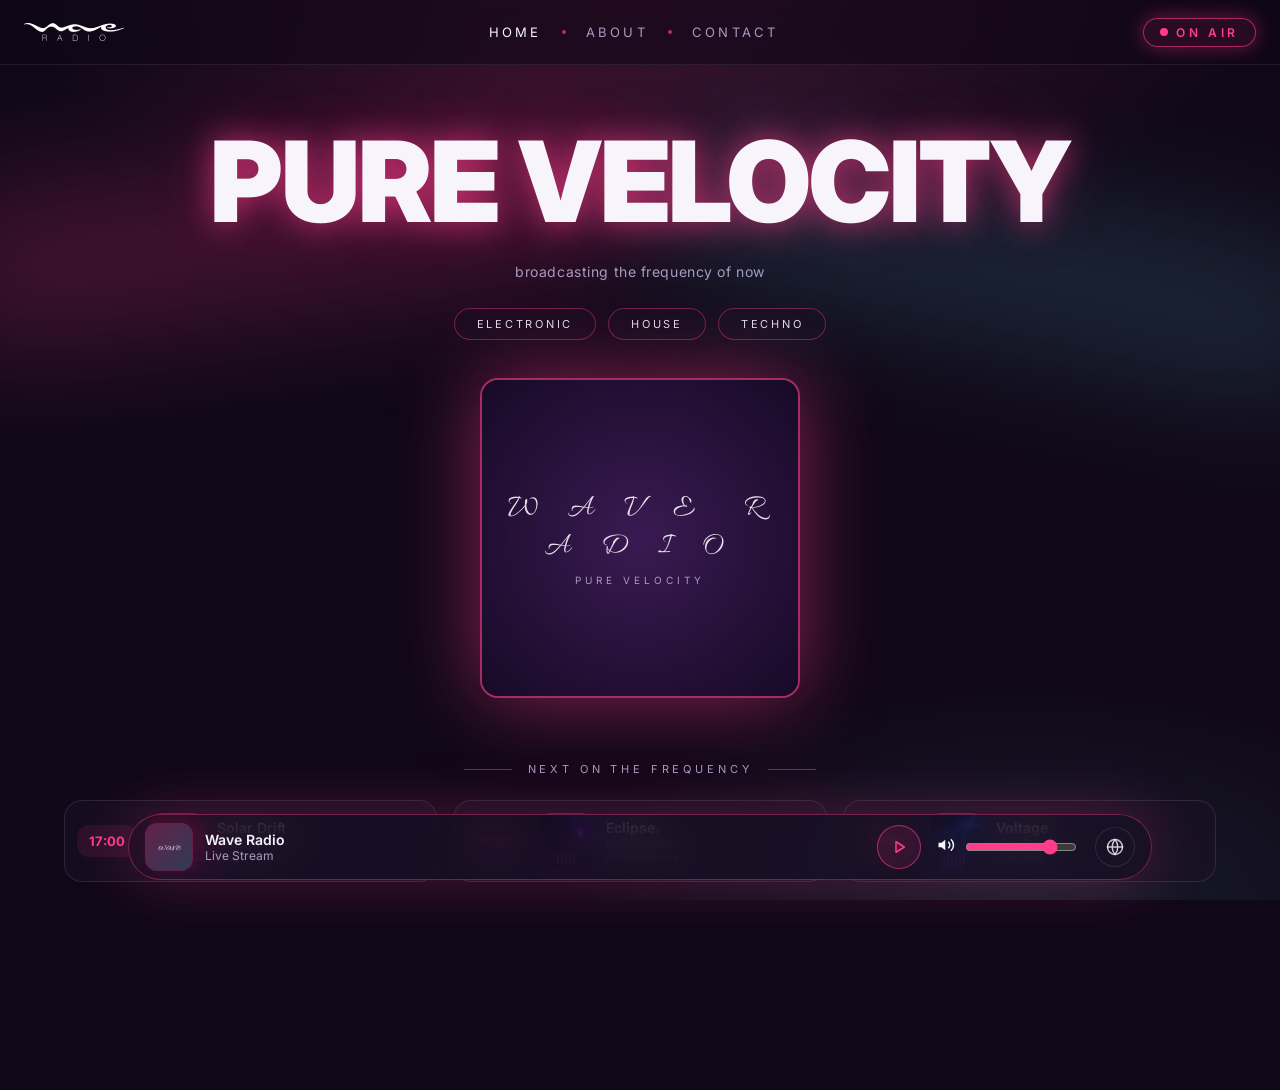
<file: index.html>
<!doctype html>
<html lang="en">
    <head>
        <meta charset="utf-8">
        <meta name="viewport" content="width=device-width, initial-scale=1">
        <title>WAVE Radio — Pure Velocity</title>
        <meta name="description" content="WAVE Radio — broadcasting the frequency of now. 24/7 electronic, house, techno from Toronto.">
        <meta property="og:title" content="WAVE Radio — Pure Velocity">
        <meta property="og:description" content="Broadcasting the frequency of now.">
        <meta property="og:type" content="website">
        <link rel="preconnect" href="https://fonts.googleapis.com">
        <link rel="preconnect" href="https://fonts.gstatic.com" crossorigin>
        <link rel="stylesheet" href="https://fonts.googleapis.com/css2?family=Allura&family=Inter:wght@400;500;600;700;800;900&display=swap">
        <link rel="stylesheet" href="style.css">
    </head>
    <body>
        <!-- ============== HEADER ============== -->
        <header class="header">
            <div class="header-inner">
                <a href="index.html" class="logo"> <img src="assets/logo%20400x400.png" style="max-width: 10ch;"> </a>
                <nav class="nav">
                    <a href="index.html" class="active">HOME</a>
                    <span class="dot"></span>
                    <a href="about.html">ABOUT</a>
                    <span class="dot"></span>
                    <a href="contact.html">CONTACT</a>
                </nav>
                <div class="header-right">
                    <div class="live-pill">
                        <span class="pdot"></span>
                        <span class="live-label">ON AIR</span>
                    </div>
                    <button id="menuBtn" class="menu-btn" aria-label="Toggle menu" aria-expanded="false"></button>
                </div>
            </div>
            <nav id="mobileNav" class="mobile-nav">
                <div class="mobile-nav-inner">
                    <a href="index.html" class="active">HOME</a>
                    <a href="about.html">ABOUT</a>
                    <a href="contact.html">CONTACT</a>
                </div>
            </nav>
        </header>
        <main>
            <div class="page">
                <div class="aurora">
                    <div class="a1"></div>
                    <div class="a2"></div>
                </div>
                <section class="hero">
                    <h1 class="text-glow">PURE VELOCITY</h1>
                    <p class="lead">broadcasting the frequency of now</p>
                    <div class="genres">
                        <span class="genre">ELECTRONIC</span>
                        <span class="genre">HOUSE</span>
                        <span class="genre">TECHNO</span>
                    </div>
                    <div class="disc-wrap">
                        <div class="disc" id="discArt">
                            <div class="disc-fallback">
                                <div class="w">W A V E&nbsp;&nbsp;R A D I O</div>
                                <div class="sub">PURE VELOCITY</div>
                            </div>
                            <div class="eq" id="discEq"></div>
                        </div>
                    </div>
                    <div class="now-playing" id="nowPlayingText" style="display:none"></div>
                </section>
                <!-- ============== SCHEDULE ============== -->
                <section>
                    <div class="section-label">
                        <span class="bar"></span>NEXT ON THE FREQUENCY<span class="bar"></span>
                    </div>
                    <div class="grid-3">
                        <div class="glass sched-card">
                            <div class="sched-time">17:00</div>
                            <div class="sched-art">
                                <img src="assets/show-solar.jpg" alt="Solar Drift" loading="lazy">
                                <div class="eq-mini">
                                    <span></span>
                                    <span></span>
                                    <span></span>
                                    <span></span>
                                    <span></span>
                                </div>
                            </div>
                            <div class="sched-meta">
                                <div class="sched-title">Solar Drift</div>
                                <div class="sched-artist">Arcturus</div>
                                <div class="sched-tag">Original Mix</div>
                            </div>
                        </div>
                        <div class="glass sched-card">
                            <div class="sched-time">18:00</div>
                            <div class="sched-art">
                                <img src="assets/show-eclipse.jpg" alt="Eclipse" loading="lazy">
                                <div class="eq-mini">
                                    <span></span>
                                    <span></span>
                                    <span></span>
                                    <span></span>
                                    <span></span>
                                </div>
                            </div>
                            <div class="sched-meta">
                                <div class="sched-title">Eclipse.</div>
                                <div class="sched-artist">Noir Catalyst</div>
                                <div class="sched-tag">Extended Mix</div>
                            </div>
                        </div>
                        <div class="glass sched-card">
                            <div class="sched-time">19:00</div>
                            <div class="sched-art">
                                <img src="assets/show-voltage.jpg" alt="Voltage" loading="lazy">
                                <div class="eq-mini">
                                    <span></span>
                                    <span></span>
                                    <span></span>
                                    <span></span>
                                    <span></span>
                                </div>
                            </div>
                            <div class="sched-meta">
                                <div class="sched-title">Voltage</div>
                                <div class="sched-artist">Kira Stone</div>
                                <div class="sched-tag">Club Edit</div>
                            </div>
                        </div>
                    </div>
                </section>
            </div>
        </main>
        <!-- ============== PLAYER BAR ============== -->
        <div class="player">
            <div class="player-inner">
                <div class="player-meta">
                    <div class="player-art" id="playerArt">
                        <div class="ph">wave</div>
                    </div>
                    <div class="player-text">
                        <div class="player-title">Wave Radio</div>
                        <div class="player-artist">Live Stream</div>
                    </div>
                </div>
                <button id="playBtn" class="play-btn" aria-label="Play"></button>
                <div class="player-vol">
                    <span id="volIcon"></span>
                    <input id="volRange" type="range" min="0" max="100" value="80" aria-label="Volume">
                </div>
                <div style="position:relative">
                    <button id="serverBtn" class="server-btn" aria-label="Choose server"></button>
                    <div id="serverMenu" class="server-menu"></div>
                </div>
            </div>
            <div id="mixedWarn" class="mixed-warning" style="display:none">
                UK servers use HTTP and can't play directly on a secure page. The stream opened in a new tab — or use a Zeno server.
                <span style="opacity:.7">(<span class="srv-label"></span>)</span>
            </div>
        </div>
        <script>
  // Build eq bars for disc
  (function(){
    const eq = document.getElementById("discEq");
    if (!eq) return;
    let h = "";
    for (let i=0;i<32;i++){
      const delay = (i%8)*0.08;
      const dur = 0.6 + (i%5)*0.15;
      h += `<span style="animation-delay:${delay}s;animation-duration:${dur}s"></span>`;
    }
    eq.innerHTML = h;
  })();
</script>
        <script src="script.js"></script>
    </body>
</html>
</file>
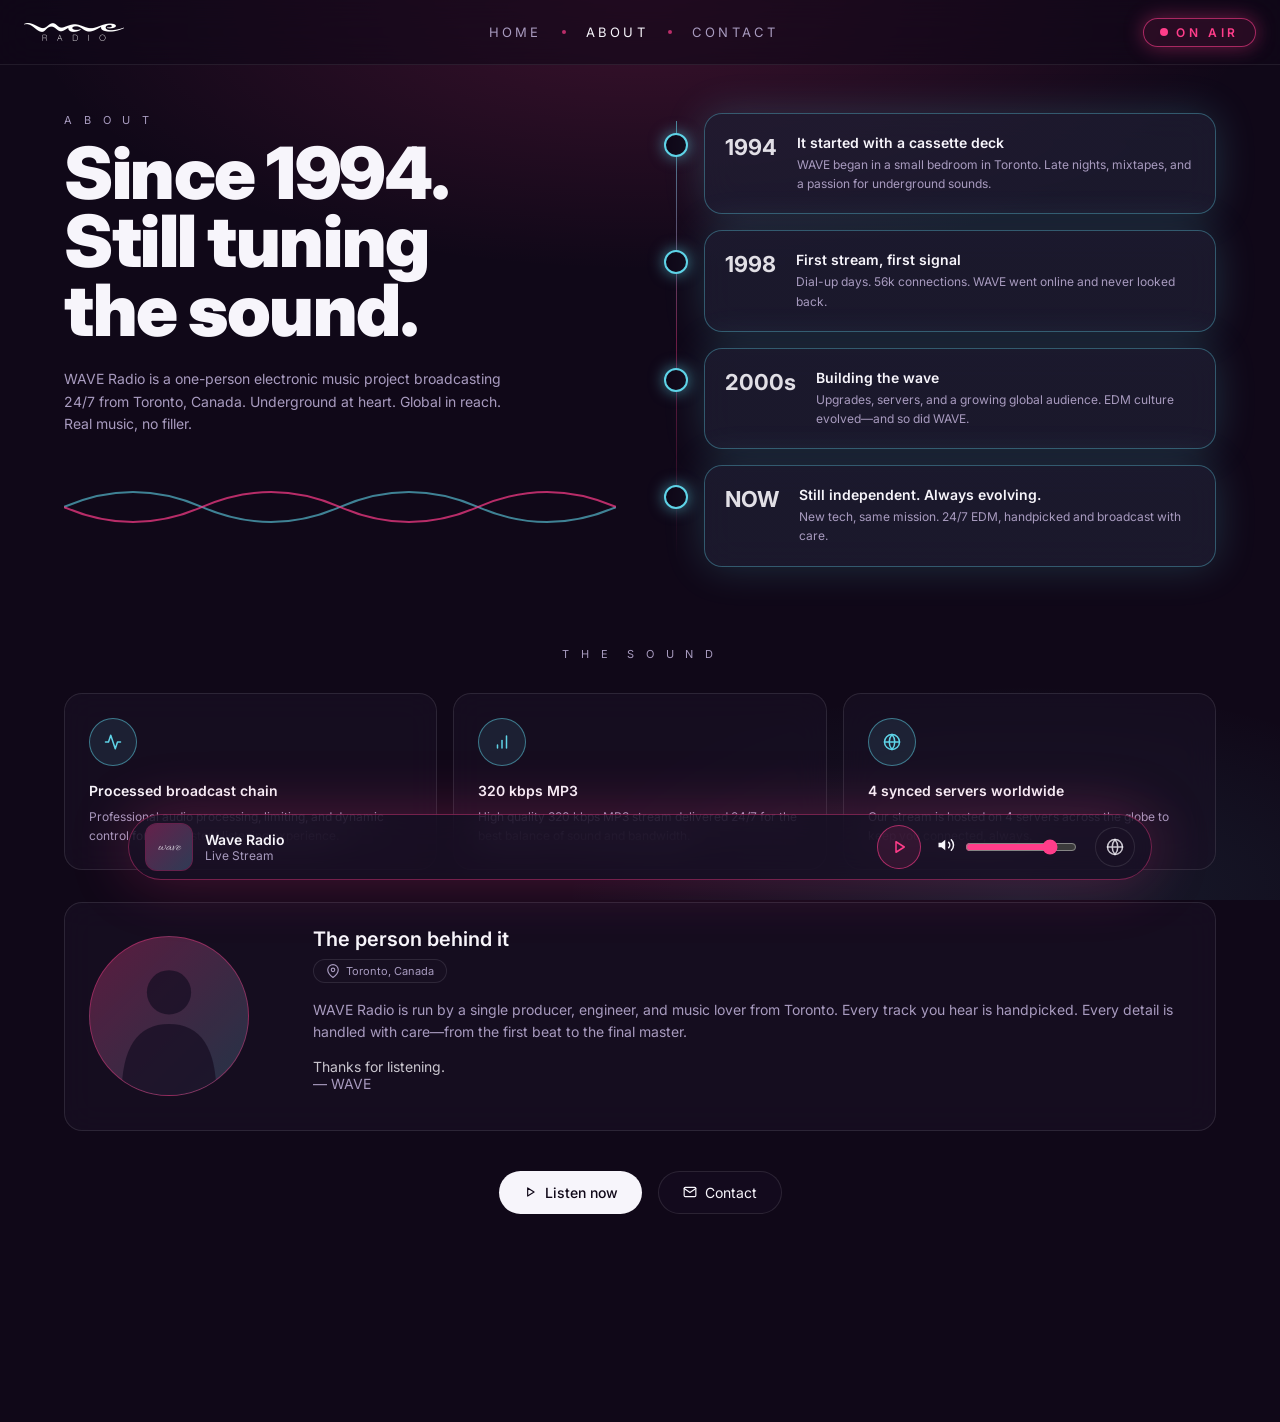
<file: about.html>
<!doctype html>
<html lang="en">
    <head>
        <meta charset="utf-8">
        <meta name="viewport" content="width=device-width, initial-scale=1">
        <title>About — WAVE Radio</title>
        <meta name="description" content="Since 1994. WAVE Radio is a one-person electronic music project broadcasting 24/7 from Toronto, Canada.">
        <meta property="og:title" content="About — WAVE Radio">
        <meta property="og:description" content="Since 1994. Still tuning the sound.">
        <link rel="preconnect" href="https://fonts.googleapis.com">
        <link rel="preconnect" href="https://fonts.gstatic.com" crossorigin>
        <link rel="stylesheet" href="https://fonts.googleapis.com/css2?family=Allura&family=Inter:wght@400;500;600;700;800;900&display=swap">
        <link rel="stylesheet" href="style.css">
    </head>
    <body>
        <header class="header">
            <div class="header-inner">
                <a href="index.html" class="logo" style="max-width: 10ch;"><span class="wave"><img src="assets/logo%20400x400.png"></span></a>
                <nav class="nav">
                    <a href="index.html">HOME</a>
                    <span class="dot"></span>
                    <a href="about.html" class="active">ABOUT</a>
                    <span class="dot"></span>
                    <a href="contact.html">CONTACT</a>
                </nav>
                <div class="header-right">
                    <div class="live-pill">
                        <span class="pdot"></span>
                        <span class="live-label">ON AIR</span>
                    </div>
                    <button id="menuBtn" class="menu-btn" aria-label="Toggle menu"></button>
                </div>
            </div>
            <nav id="mobileNav" class="mobile-nav">
                <div class="mobile-nav-inner">
                    <a href="index.html">HOME</a>
                    <a href="about.html" class="active">ABOUT</a>
                    <a href="contact.html">CONTACT</a>
                </div>
            </nav>
        </header>
        <main>
            <div class="page about">
                <div class="about-grid">
                    <div>
                        <div class="kicker">A B O U T</div>
                        <h1>Since 1994.<br>Still tuning<br>the sound.</h1>
                        <p class="lead-p">
          WAVE Radio is a one-person electronic music project broadcasting 24/7 from Toronto, Canada.
          Underground at heart. Global in reach. Real music, no filler. </p>
                        <div class="wave-svg">
                            <svg viewBox="0 0 400 80" preserveAspectRatio="none" style="width:100%;height:100%">
                                <path d="M0,40 Q50,10 100,40 T200,40 T300,40 T400,40" stroke="#5fd4e8" stroke-width="2" fill="none" opacity=".6"/>
                                <path d="M0,40 Q50,70 100,40 T200,40 T300,40 T400,40" stroke="#ff3d8a" stroke-width="2" fill="none" opacity=".7"/>
                            </svg>
                        </div>
                    </div>
                    <div class="timeline">
                        <div class="tl-item">
                            <div class="tl-dot"></div>
                            <div class="glass-accent tl-card">
                                <div class="tl-row">
                                    <div class="tl-year">1994</div>
                                    <div>
                                        <div class="tl-title">It started with a cassette deck</div>
                                        <div class="tl-body">WAVE began in a small bedroom in Toronto. Late nights, mixtapes, and a passion for underground sounds.</div>
                                    </div>
                                </div>
                            </div>
                        </div>
                        <div class="tl-item">
                            <div class="tl-dot"></div>
                            <div class="glass-accent tl-card">
                                <div class="tl-row">
                                    <div class="tl-year">1998</div>
                                    <div>
                                        <div class="tl-title">First stream, first signal</div>
                                        <div class="tl-body">Dial-up days. 56k connections. WAVE went online and never looked back.</div>
                                    </div>
                                </div>
                            </div>
                        </div>
                        <div class="tl-item">
                            <div class="tl-dot"></div>
                            <div class="glass-accent tl-card">
                                <div class="tl-row">
                                    <div class="tl-year">2000s</div>
                                    <div>
                                        <div class="tl-title">Building the wave</div>
                                        <div class="tl-body">Upgrades, servers, and a growing global audience. EDM culture evolved—and so did WAVE.</div>
                                    </div>
                                </div>
                            </div>
                        </div>
                        <div class="tl-item">
                            <div class="tl-dot"></div>
                            <div class="glass-accent tl-card">
                                <div class="tl-row">
                                    <div class="tl-year">NOW</div>
                                    <div>
                                        <div class="tl-title">Still independent. Always evolving.</div>
                                        <div class="tl-body">New tech, same mission. 24/7 EDM, handpicked and broadcast with care.</div>
                                    </div>
                                </div>
                            </div>
                        </div>
                    </div>
                </div>
                <section>
                    <div class="section-center">T H E&nbsp;&nbsp;S O U N D</div>
                    <div class="grid-3">
                        <div class="glass feature-card">
                            <div class="feature-icon">
                                <svg class="icon" viewBox="0 0 24 24">
                                    <polyline points="22 12 18 12 15 21 9 3 6 12 2 12"/>
                                </svg>
                            </div>
                            <div class="feature-title">Processed broadcast chain</div>
                            <div class="feature-body">Professional audio processing, limiting, and dynamic control for a consistent listening experience.</div>
                        </div>
                        <div class="glass feature-card">
                            <div class="feature-icon">
                                <svg class="icon" viewBox="0 0 24 24">
                                    <line x1="12" y1="20" x2="12" y2="10"/>
                                    <line x1="18" y1="20" x2="18" y2="4"/>
                                    <line x1="6" y1="20" x2="6" y2="16"/>
                                </svg>
                            </div>
                            <div class="feature-title">320 kbps MP3</div>
                            <div class="feature-body">High quality 320 kbps MP3 stream delivered 24/7 for the best balance of sound and bandwidth.</div>
                        </div>
                        <div class="glass feature-card">
                            <div class="feature-icon">
                                <svg class="icon" viewBox="0 0 24 24">
                                    <circle cx="12" cy="12" r="10"/>
                                    <line x1="2" y1="12" x2="22" y2="12"/>
                                    <path d="M12 2a15.3 15.3 0 010 20M12 2a15.3 15.3 0 000 20"/>
                                </svg>
                            </div>
                            <div class="feature-title">4 synced servers worldwide</div>
                            <div class="feature-body">Our stream is hosted on 4 servers across the globe to keep you connected, always.</div>
                        </div>
                    </div>
                </section>
                <section class="glass person">
                    <div class="person-grid">
                        <div class="person-avatar">
                            <svg viewBox="0 0 100 100">
                                <circle cx="50" cy="35" r="14" fill="#1a1126"/>
                                <path d="M20,100 Q20,55 50,55 Q80,55 80,100 Z" fill="#1a1126"/>
                            </svg>
                        </div>
                        <div>
                            <div style="font-size:20px;font-weight:600">The person behind it</div>
                            <div class="location-chip">
                                <svg class="icon icon-sm" viewBox="0 0 24 24">
                                    <path d="M21 10c0 7-9 13-9 13s-9-6-9-13a9 9 0 0118 0z"/>
                                    <circle cx="12" cy="10" r="3"/>
                                </svg>
                                Toronto, Canada
                            </div>
                            <p style="margin-top:16px;font-size:14px;line-height:1.6;color:var(--muted)">
            WAVE Radio is run by a single producer, engineer, and music lover from Toronto. Every track you hear is handpicked.
            Every detail is handled with care—from the first beat to the final master. </p>
                            <p style="margin-top:12px;font-size:14px;color:rgba(247,245,251,.8)">
            Thanks for listening.<br><span style="color:var(--muted)">— WAVE</span> </p>
                        </div>
                    </div>
                </section>
                <section class="cta-row">
                    <a href="index.html" class="btn btn-primary"> <svg class="icon icon-sm" viewBox="0 0 24 24" fill="currentColor" stroke="none">
                            <path d="M8 5v14l11-7z"/>
                        </svg>
        Listen now </a>
                    <a href="contact.html" class="btn btn-outline"> <svg class="icon icon-sm" viewBox="0 0 24 24">
                            <path d="M4 4h16c1.1 0 2 .9 2 2v12c0 1.1-.9 2-2 2H4c-1.1 0-2-.9-2-2V6c0-1.1.9-2 2-2z"/>
                            <polyline points="22,6 12,13 2,6"/>
                        </svg>
        Contact </a>
                </section>
            </div>
        </main>
        <!-- Player bar -->
        <div class="player">
            <div class="player-inner">
                <div class="player-meta">
                    <div class="player-art" id="playerArt">
                        <div class="ph">wave</div>
                    </div>
                    <div class="player-text">
                        <div class="player-title">Wave Radio</div>
                        <div class="player-artist">Live Stream</div>
                    </div>
                </div>
                <button id="playBtn" class="play-btn" aria-label="Play"></button>
                <div class="player-vol">
                    <span id="volIcon"></span>
                    <input id="volRange" type="range" min="0" max="100" value="80" aria-label="Volume">
                </div>
                <div style="position:relative">
                    <button id="serverBtn" class="server-btn" aria-label="Choose server"></button>
                    <div id="serverMenu" class="server-menu"></div>
                </div>
            </div>
            <div id="mixedWarn" class="mixed-warning" style="display:none">
                UK servers use HTTP and can't play directly on a secure page. The stream opened in a new tab — or use a Zeno server.
                <span style="opacity:.7">(<span class="srv-label"></span>)</span>
            </div>
        </div>
        <script src="script.js"></script>
    </body>
</html>
</file>
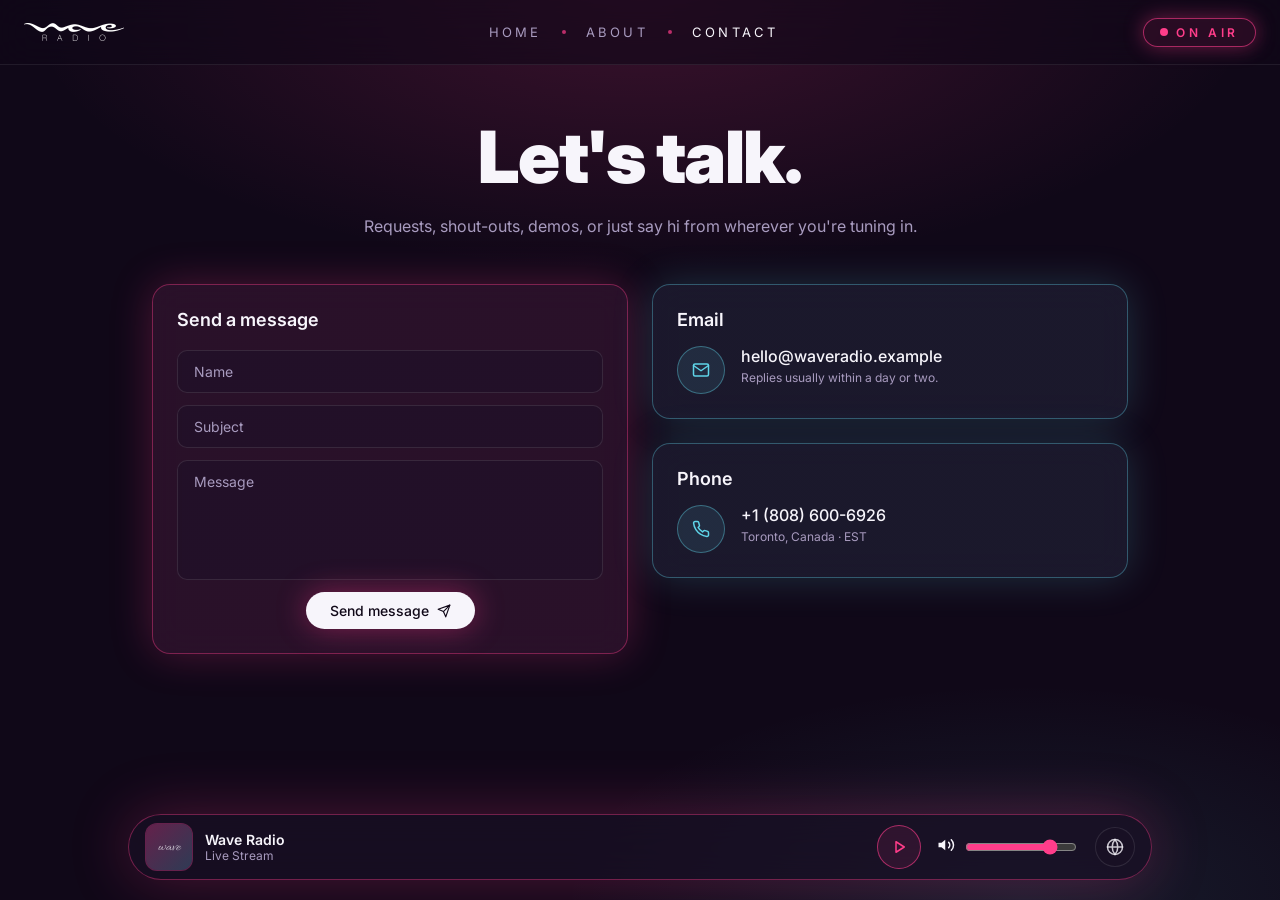
<file: contact.html>
<!doctype html>
<html lang="en">
    <head>
        <meta charset="utf-8">
        <meta name="viewport" content="width=device-width, initial-scale=1">
        <title>Contact — WAVE Radio</title>
        <meta name="description" content="Requests, shout-outs, demos, or just say hi from wherever you're tuning in.">
        <meta property="og:title" content="Contact — WAVE Radio">
        <meta property="og:description" content="Let's talk.">
        <link rel="preconnect" href="https://fonts.googleapis.com">
        <link rel="preconnect" href="https://fonts.gstatic.com" crossorigin>
        <link rel="stylesheet" href="https://fonts.googleapis.com/css2?family=Allura&family=Inter:wght@400;500;600;700;800;900&display=swap">
        <link rel="stylesheet" href="style.css">
    </head>
    <body>
        <header class="header">
            <div class="header-inner">
                <a href="index.html" class="logo"><img src="assets/logo%20400x400.png" style="max-width: 10ch;"></a>
                <nav class="nav">
                    <a href="index.html">HOME</a>
                    <span class="dot"></span>
                    <a href="about.html">ABOUT</a>
                    <span class="dot"></span>
                    <a href="contact.html" class="active">CONTACT</a>
                </nav>
                <div class="header-right">
                    <div class="live-pill">
                        <span class="pdot"></span>
                        <span class="live-label">ON AIR</span>
                    </div>
                    <button id="menuBtn" class="menu-btn" aria-label="Toggle menu"></button>
                </div>
            </div>
            <nav id="mobileNav" class="mobile-nav">
                <div class="mobile-nav-inner">
                    <a href="index.html">HOME</a>
                    <a href="about.html">ABOUT</a>
                    <a href="contact.html" class="active">CONTACT</a>
                </div>
            </nav>
        </header>
        <main>
            <div class="page" style="max-width:64rem">
                <div class="contact-head">
                    <h1>Let's talk.</h1>
                    <p>Requests, shout-outs, demos, or just say hi from wherever you're tuning in.</p>
                </div>
                <div class="contact-grid">
                    <form id="contactForm" class="glass-primary form" novalidate>
                        <div class="title">Send a message</div>
                        <input name="name" placeholder="Name" required>
                        <input name="subject" placeholder="Subject" required>
                        <textarea name="message" placeholder="Message" required rows="5"></textarea>
                        <div class="submit-row">
                            <button type="submit">
                                <span class="label">Send message</span>
                                <svg class="icon icon-sm" viewBox="0 0 24 24">
                                    <line x1="22" y1="2" x2="11" y2="13"/>
                                    <polygon points="22 2 15 22 11 13 2 9 22 2"/>
                                </svg>
                            </button>
                        </div>
                    </form>
                    <div class="contact-side">
                        <div class="glass-accent contact-card">
                            <div class="h">Email</div>
                            <div class="row">
                                <div class="contact-icon">
                                    <svg class="icon" viewBox="0 0 24 24">
                                        <path d="M4 4h16c1.1 0 2 .9 2 2v12c0 1.1-.9 2-2 2H4c-1.1 0-2-.9-2-2V6c0-1.1.9-2 2-2z"/>
                                        <polyline points="22,6 12,13 2,6"/>
                                    </svg>
                                </div>
                                <div>
                                    <a href="mailto:hello@waveradio.example">hello@waveradio.example</a>
                                    <div class="sub">Replies usually within a day or two.</div>
                                </div>
                            </div>
                        </div>
                        <div class="glass-accent contact-card">
                            <div class="h">Phone</div>
                            <div class="row">
                                <div class="contact-icon">
                                    <svg class="icon" viewBox="0 0 24 24">
                                        <path d="M22 16.92v3a2 2 0 01-2.18 2 19.79 19.79 0 01-8.63-3.07 19.5 19.5 0 01-6-6 19.79 19.79 0 01-3.07-8.67A2 2 0 014.11 2h3a2 2 0 012 1.72c.13.96.37 1.9.72 2.81a2 2 0 01-.45 2.11L8.09 9.91a16 16 0 006 6l1.27-1.27a2 2 0 012.11-.45c.91.35 1.85.59 2.81.72A2 2 0 0122 16.92z"/>
                                    </svg>
                                </div>
                                <div>
                                    <a href="tel:+18086006926">+1 (808) 600-6926</a>
                                    <div class="sub">Toronto, Canada · EST</div>
                                </div>
                            </div>
                        </div>
                    </div>
                </div>
            </div>
        </main>
        <!-- Player bar -->
        <div class="player">
            <div class="player-inner">
                <div class="player-meta">
                    <div class="player-art" id="playerArt">
                        <div class="ph">wave</div>
                    </div>
                    <div class="player-text">
                        <div class="player-title">Wave Radio</div>
                        <div class="player-artist">Live Stream</div>
                    </div>
                </div>
                <button id="playBtn" class="play-btn" aria-label="Play"></button>
                <div class="player-vol">
                    <span id="volIcon"></span>
                    <input id="volRange" type="range" min="0" max="100" value="80" aria-label="Volume">
                </div>
                <div style="position:relative">
                    <button id="serverBtn" class="server-btn" aria-label="Choose server"></button>
                    <div id="serverMenu" class="server-menu"></div>
                </div>
            </div>
            <div id="mixedWarn" class="mixed-warning" style="display:none">
                UK servers use HTTP and can't play directly on a secure page. The stream opened in a new tab — or use a Zeno server.
                <span style="opacity:.7">(<span class="srv-label"></span>)</span>
            </div>
        </div>
        <script src="script.js"></script>
    </body>
</html>
</file>
<file: style.css>
/* ===== WAVE Radio — static styles (no frameworks) ===== */
:root{
  --bg:#100818;
  --fg:#f7f5fb;
  --card:#1a1126;
  --card-2:#221530;
  --muted:#a89bbf;
  --border:rgba(255,255,255,.10);
  --primary:#ff3d8a;        /* pink */
  --primary-glow:#ff75b1;
  --primary-fg:#150915;
  --accent:#5fd4e8;          /* cyan */
  --destructive:#ff5a5f;
  --radius:12px;
  --glow-primary:0 0 40px rgba(255,61,138,.5),0 0 80px rgba(255,61,138,.25);
}
*{box-sizing:border-box;border-color:var(--border)}
html,body{margin:0;padding:0}
body{
  background:var(--bg);
  color:var(--fg);
  font-family:Inter,system-ui,-apple-system,Segoe UI,Roboto,sans-serif;
  -webkit-font-smoothing:antialiased;
  background-image:
    radial-gradient(ellipse 80% 50% at 50% 0%, rgba(255,61,138,.18), transparent 60%),
    radial-gradient(ellipse 60% 40% at 80% 100%, rgba(95,212,232,.10), transparent 60%);
  background-attachment:fixed;
  min-height:100vh;
}
a{color:inherit;text-decoration:none}
img{max-width:100%;display:block}
button{font:inherit;cursor:pointer;background:none;border:0;color:inherit}
input,textarea{font:inherit;color:inherit}

.font-script{font-family:Allura,cursive}
.text-glow{text-shadow:0 0 30px rgba(255,61,138,.6),0 0 60px rgba(255,61,138,.3)}
.muted{color:var(--muted)}
.container{max-width:1200px;margin:0 auto;padding:0 16px}
@media(min-width:640px){.container{padding:0 24px}}

/* ===== Header ===== */
.header{
  position:sticky;top:0;z-index:30;
  border-bottom:1px solid rgba(255,255,255,.08);
  background:rgba(16,8,24,.6);
  backdrop-filter:blur(18px);
  -webkit-backdrop-filter:blur(18px);
}
.header-inner{display:flex;align-items:center;justify-content:space-between;gap:12px;padding:12px 16px}
@media(min-width:640px){.header-inner{padding:16px 24px}}
.logo{display:flex;align-items:baseline;gap:8px}
.logo .wave{font-family:Allura,cursive;font-size:38px;line-height:1;color:var(--fg)}
.logo .radio{font-size:10px;font-weight:500;letter-spacing:.35em;color:var(--muted)}
.nav{display:none;align-items:center;gap:8px;font-size:13px;letter-spacing:.25em;color:var(--muted)}
@media(min-width:768px){.nav{display:flex}}
.nav a{padding:8px 12px;transition:color .2s}
.nav a:hover,.nav a.active{color:var(--fg)}
.nav .dot{width:4px;height:4px;border-radius:999px;background:rgba(255,61,138,.7)}
.header-right{display:flex;align-items:center;gap:8px}
.live-pill{
  display:inline-flex;align-items:center;gap:8px;
  border:1px solid rgba(255,61,138,.6);
  background:rgba(255,61,138,.10);
  color:var(--primary);
  padding:6px 12px;border-radius:999px;
  font-size:10px;font-weight:600;letter-spacing:.25em;
  box-shadow:0 0 20px rgba(255,61,138,.4);
}
@media(min-width:640px){.live-pill{padding:6px 16px;font-size:12px;letter-spacing:.3em}}
.live-pill .pdot{width:8px;height:8px;border-radius:999px;background:var(--primary)}
.menu-btn{
  display:inline-flex;width:40px;height:40px;align-items:center;justify-content:center;
  border:1px solid var(--border);background:rgba(26,17,38,.5);border-radius:999px;color:var(--fg)
}
@media(min-width:768px){.menu-btn{display:none}}
.mobile-nav{display:none;border-top:1px solid rgba(255,255,255,.08);background:rgba(16,8,24,.95);backdrop-filter:blur(16px)}
.mobile-nav.open{display:block}
.mobile-nav-inner{display:flex;flex-direction:column;padding:12px 16px;max-width:1200px;margin:0 auto}
.mobile-nav a{padding:12px;border-radius:8px;font-size:13px;letter-spacing:.25em;color:var(--muted)}
.mobile-nav a:hover,.mobile-nav a.active{background:rgba(26,17,38,.6);color:var(--fg)}

/* ===== Main / pages ===== */
main{min-height:60vh;padding-bottom:140px}
@media(min-width:640px){main{padding-bottom:160px}}

.page{max-width:1200px;margin:0 auto;padding:32px 16px 48px;position:relative}
@media(min-width:640px){.page{padding:48px 24px}}

/* aurora */
.aurora{position:absolute;inset-inline:0;top:40px;height:260px;opacity:.7;pointer-events:none;z-index:-1}
.aurora .a1,.aurora .a2{position:absolute;height:160px;width:60%;border-radius:999px;filter:blur(60px)}
.aurora .a1{left:-10%;top:48px;background:rgba(255,61,138,.3);transform:rotate(-8deg)}
.aurora .a2{right:-10%;top:80px;background:rgba(95,212,232,.2);transform:rotate(12deg)}

/* Hero */
.hero{text-align:center}
.hero h1{font-size:clamp(40px,9vw,112px);font-weight:900;letter-spacing:-.02em;margin:0}
.hero p.lead{margin:14px 0 0;color:var(--muted);font-size:14px;letter-spacing:.04em}
.genres{margin-top:28px;display:flex;flex-wrap:wrap;justify-content:center;gap:12px}
.genre{
  border:1px solid rgba(255,61,138,.4);
  background:rgba(26,17,38,.4);
  padding:8px 22px;border-radius:999px;
  font-size:11px;letter-spacing:.25em;color:rgba(247,245,251,.9);
  backdrop-filter:blur(8px);
}
.disc-wrap{margin-top:38px;display:flex;justify-content:center}
.disc{
  position:relative;height:288px;width:288px;border-radius:18px;overflow:hidden;
  border:2px solid rgba(255,61,138,.6);background:var(--card-2);
  box-shadow:0 0 80px rgba(255,61,138,.5);
}
@media(min-width:640px){.disc{height:320px;width:320px}}
.disc::before{
  content:"";position:absolute;inset:0;transform:scale(1.1);z-index:-1;
  background:linear-gradient(135deg,rgba(255,61,138,.4),rgba(255,117,177,.3),rgba(95,212,232,.2));
  border-radius:24px;filter:blur(30px);
}
.disc-art{width:100%;height:100%;object-fit:cover}
.disc-fallback{
  display:flex;flex-direction:column;align-items:center;justify-content:center;height:100%;
  background:radial-gradient(ellipse at center,#3a1a52,#160a26);
}
.disc-fallback .w{font-family:Allura,cursive;font-size:30px;letter-spacing:.4em;color:rgba(247,245,251,.9)}
.disc-fallback .sub{margin-top:8px;font-size:10px;letter-spacing:.4em;color:var(--muted)}
.eq{position:absolute;left:24px;right:24px;bottom:16px;display:flex;align-items:flex-end;justify-content:center;gap:3px;height:32px;pointer-events:none}
.eq span{display:block;width:3px;background:rgba(255,61,138,.8);border-radius:999px;height:100%;transform-origin:bottom;animation:equalize .9s ease-in-out infinite}

.now-playing{margin-top:24px;color:var(--muted);font-size:14px}
.now-playing .live-d{color:var(--primary)}

/* Section divider header */
.section-label{display:flex;align-items:center;justify-content:center;gap:16px;font-size:11px;letter-spacing:.35em;color:var(--muted);margin:64px 0 24px}
.section-label .bar{height:1px;width:48px;background:rgba(255,61,138,.5)}

.grid-3{display:grid;gap:16px}
@media(min-width:768px){.grid-3{grid-template-columns:repeat(3,1fr)}}

.glass{background:rgba(26,17,38,.6);backdrop-filter:blur(16px);border:1px solid var(--border);border-radius:18px}
.glass-primary{background:linear-gradient(rgba(255,61,138,.08),rgba(255,61,138,.08)),rgba(26,17,38,.7);border:1px solid rgba(255,61,138,.4);box-shadow:0 0 40px rgba(255,61,138,.25);backdrop-filter:blur(16px);border-radius:18px}
.glass-accent{background:linear-gradient(rgba(95,212,232,.06),rgba(95,212,232,.06)),rgba(26,17,38,.7);border:1px solid rgba(95,212,232,.35);box-shadow:0 0 40px rgba(95,212,232,.2);backdrop-filter:blur(16px);border-radius:18px}

.sched-card{display:flex;align-items:center;gap:12px;padding:12px}
.sched-time{border-radius:12px;background:rgba(255,61,138,.10);padding:8px 12px;font-weight:700;color:var(--primary);font-size:13px}
.sched-art{position:relative;width:56px;height:56px;flex-shrink:0;border-radius:12px;overflow:hidden;border:1px solid rgba(255,61,138,.3)}
.sched-art img{width:100%;height:100%;object-fit:cover}
.sched-art .eq-mini{position:absolute;left:4px;right:4px;bottom:4px;display:flex;align-items:flex-end;justify-content:center;gap:2px;height:12px}
.sched-art .eq-mini span{width:2px;background:var(--primary);border-radius:999px;display:block;height:100%;transform-origin:bottom;animation:equalize .9s ease-in-out infinite}
.sched-meta{min-width:0;flex:1}
.sched-title{font-size:14px;font-weight:600;white-space:nowrap;overflow:hidden;text-overflow:ellipsis}
.sched-artist{font-size:12px;color:var(--muted);white-space:nowrap;overflow:hidden;text-overflow:ellipsis}
.sched-tag{font-size:10px;letter-spacing:.08em;color:rgba(168,155,191,.7);white-space:nowrap;overflow:hidden;text-overflow:ellipsis}

/* ===== About page ===== */
.about-grid{display:grid;gap:48px}
@media(min-width:1024px){.about-grid{grid-template-columns:repeat(2,1fr)}}
.kicker{font-size:11px;letter-spacing:.4em;color:var(--muted);margin-bottom:12px}
.about h1{font-size:clamp(40px,7vw,72px);font-weight:900;line-height:.95;letter-spacing:-.02em;margin:0}
.about .lead-p{margin-top:24px;max-width:28rem;font-size:14px;line-height:1.6;color:var(--muted)}
.wave-svg{margin-top:32px;height:80px;width:100%;overflow:hidden}
.timeline{position:relative;display:flex;flex-direction:column;gap:16px}
.timeline::before{content:"";position:absolute;left:12px;top:8px;bottom:8px;width:1px;background:linear-gradient(to bottom,rgba(95,212,232,.6),rgba(255,61,138,.4),transparent)}
.tl-item{position:relative;padding-left:40px}
.tl-dot{position:absolute;left:0;top:20px;width:24px;height:24px;border-radius:999px;border:2px solid var(--accent);background:var(--bg);box-shadow:0 0 15px rgba(95,212,232,.6)}
.tl-card{padding:20px;border-radius:18px}
.tl-row{display:flex;gap:20px;align-items:flex-start}
.tl-year{font-size:22px;font-weight:700;color:rgba(247,245,251,.9)}
.tl-title{font-size:14px;font-weight:600}
.tl-body{margin-top:4px;font-size:12px;line-height:1.6;color:var(--muted)}

.section-center{text-align:center;font-size:11px;letter-spacing:.4em;color:var(--muted);margin:80px 0 32px}
.feature-card{padding:24px;border-radius:18px}
.feature-icon{margin-bottom:16px;display:inline-flex;width:48px;height:48px;align-items:center;justify-content:center;border-radius:999px;border:1px solid rgba(95,212,232,.5);background:rgba(95,212,232,.10);color:var(--accent)}
.feature-title{font-size:14px;font-weight:600}
.feature-body{margin-top:8px;font-size:12px;line-height:1.6;color:var(--muted)}

.person{padding:24px;border-radius:18px;margin-top:32px}
.person-grid{display:grid;gap:24px;align-items:center}
@media(min-width:768px){.person-grid{grid-template-columns:200px 1fr}}
.person-avatar{position:relative;width:160px;height:160px;border-radius:999px;overflow:hidden;border:1px solid rgba(255,61,138,.4);background:linear-gradient(135deg,rgba(255,61,138,.3),rgba(95,212,232,.2))}
.person-avatar svg{position:absolute;inset:0;width:100%;height:100%;opacity:.8}
.location-chip{display:inline-flex;align-items:center;gap:6px;border:1px solid var(--border);background:rgba(26,17,38,.6);padding:4px 12px;border-radius:999px;font-size:11px;color:var(--muted);margin-top:8px}

.cta-row{margin-top:40px;display:flex;flex-wrap:wrap;gap:16px;justify-content:center}
.btn{display:inline-flex;align-items:center;gap:8px;border-radius:999px;padding:12px 24px;font-size:14px;transition:all .2s}
.btn-primary{background:var(--fg);color:var(--bg);font-weight:500}
.btn-primary:hover{background:rgba(247,245,251,.9)}
.btn-outline{border:1px solid var(--border);background:rgba(26,17,38,.4)}
.btn-outline:hover{border-color:rgba(255,61,138,.6)}

/* ===== Contact ===== */
.contact-head{text-align:center}
.contact-head h1{font-size:clamp(36px,7vw,72px);font-weight:900;letter-spacing:-.02em;margin:0}
.contact-head p{margin:16px auto 0;max-width:36rem;color:var(--muted)}
.contact-grid{margin-top:48px;display:grid;gap:24px}
@media(min-width:768px){.contact-grid{grid-template-columns:repeat(2,1fr)}}
.form{padding:24px;border-radius:18px}
.form .title{margin-bottom:20px;font-size:18px;font-weight:600}
.form input,.form textarea{
  display:block;width:100%;border:1px solid var(--border);background:rgba(26,17,38,.4);
  padding:12px 16px;border-radius:10px;font-size:14px;color:var(--fg);
  margin-bottom:12px;outline:none;transition:border-color .2s;
}
.form input::placeholder,.form textarea::placeholder{color:var(--muted)}
.form input:focus,.form textarea:focus{border-color:rgba(255,61,138,.6)}
.form textarea{resize:none;min-height:120px;font-family:inherit}
.form .submit-row{display:flex;justify-content:center;margin-top:8px}
.form button[type=submit]{
  display:inline-flex;align-items:center;gap:8px;background:var(--fg);color:var(--bg);
  border-radius:999px;padding:10px 24px;font-size:14px;font-weight:500;
  box-shadow:0 0 30px rgba(255,61,138,.4);transition:opacity .2s;
}
.form button[type=submit]:disabled{opacity:.6}
.contact-side{display:flex;flex-direction:column;gap:24px}
.contact-card{padding:24px;border-radius:18px}
.contact-card .h{font-size:18px;font-weight:600;margin-bottom:16px}
.contact-card .row{display:flex;align-items:flex-start;gap:16px}
.contact-icon{display:inline-flex;width:48px;height:48px;flex-shrink:0;align-items:center;justify-content:center;border-radius:999px;border:1px solid rgba(95,212,232,.4);background:rgba(95,212,232,.10);color:var(--accent)}
.contact-card a{font-size:16px;font-weight:500}
.contact-card a:hover{color:var(--accent)}
.contact-card .sub{margin-top:4px;font-size:12px;color:var(--muted)}

/* ===== Player bar ===== */
.player{
  position:fixed;inset-inline:0;bottom:0;z-index:40;padding:12px;pointer-events:none;
}
@media(min-width:640px){.player{padding:0 24px 20px}}
.player-inner{
  pointer-events:auto;margin:0 auto;display:flex;align-items:center;gap:12px;
  max-width:64rem;padding:8px 12px;border-radius:999px;
  border:1px solid rgba(255,61,138,.4);background:rgba(26,17,38,.7);
  box-shadow:0 0 60px rgba(255,61,138,.25);backdrop-filter:blur(20px);
}
@media(min-width:640px){.player-inner{gap:16px;padding:8px 16px}}
.player-meta{display:flex;min-width:0;flex:1;align-items:center;gap:12px}
.player-art{position:relative;width:48px;height:48px;flex-shrink:0;border-radius:12px;overflow:hidden;border:1px solid rgba(255,61,138,.3);background:var(--card-2)}
.player-art img{width:100%;height:100%;object-fit:cover}
.player-art .ph{display:flex;width:100%;height:100%;align-items:center;justify-content:center;background:linear-gradient(135deg,rgba(255,61,138,.3),rgba(95,212,232,.2));font-family:Allura,cursive;font-size:14px;color:rgba(247,245,251,.8)}
.player-text{min-width:0}
.player-title{font-size:14px;font-weight:600;white-space:nowrap;overflow:hidden;text-overflow:ellipsis}
.player-artist{font-size:12px;color:var(--muted);white-space:nowrap;overflow:hidden;text-overflow:ellipsis}
.play-btn{
  display:inline-flex;width:44px;height:44px;flex-shrink:0;align-items:center;justify-content:center;
  border-radius:999px;border:1px solid rgba(255,61,138,.6);background:rgba(255,61,138,.10);color:var(--primary);
  transition:all .2s;
}
.play-btn:hover{background:var(--primary);color:var(--primary-fg)}
.player-vol{display:none;align-items:center;gap:8px}
@media(min-width:640px){.player-vol{display:flex}}
.player-vol input[type=range]{width:112px;accent-color:var(--primary)}
.server-btn{
  position:relative;
  display:inline-flex;width:40px;height:40px;align-items:center;justify-content:center;
  border-radius:999px;border:1px solid var(--border);background:rgba(26,17,38,.6);
  color:rgba(247,245,251,.8);transition:all .2s;
}
.server-btn:hover{border-color:rgba(255,61,138,.6);color:var(--primary)}
.server-menu{
  position:absolute;bottom:48px;right:0;width:260px;
  border:1px solid rgba(255,61,138,.3);background:rgba(20,12,30,.95);backdrop-filter:blur(16px);
  border-radius:12px;padding:8px;display:none;
}
.server-menu.open{display:block}
.server-item{display:flex;width:100%;align-items:center;gap:12px;padding:8px 12px;border-radius:8px;font-size:14px;text-align:left;color:rgba(247,245,251,.9);transition:background .15s}
.server-item:hover{background:rgba(26,17,38,.9)}
.server-item.active{color:var(--primary)}
.server-item .flag{font-size:18px;line-height:1}
.server-item .lbl{flex:1;letter-spacing:.06em}
.mixed-warning{
  pointer-events:auto;margin:8px auto 0;max-width:64rem;border:1px solid rgba(255,90,95,.4);
  background:rgba(255,90,95,.10);padding:8px 16px;border-radius:10px;
  text-align:center;font-size:12px;color:#ffb1b3;
}

/* ===== Toast ===== */
.toast-host{position:fixed;bottom:96px;right:16px;z-index:60;display:flex;flex-direction:column;gap:8px;pointer-events:none}
.toast{pointer-events:auto;background:rgba(26,17,38,.95);border:1px solid rgba(255,61,138,.4);color:var(--fg);padding:12px 16px;border-radius:12px;font-size:14px;box-shadow:0 10px 40px rgba(0,0,0,.5);animation:toast-in .25s ease}
@keyframes toast-in{from{transform:translateY(10px);opacity:0}to{transform:translateY(0);opacity:1}}

/* ===== Animations ===== */
@keyframes equalize{0%,100%{transform:scaleY(.4)}50%{transform:scaleY(1)}}
@keyframes pulse-dot{0%,100%{opacity:1;box-shadow:0 0 12px currentColor}50%{opacity:.4;box-shadow:0 0 4px currentColor}}
.pulse-dot{animation:pulse-dot 1.6s ease-in-out infinite}

/* simple icon styling */
.icon{width:18px;height:18px;flex-shrink:0;stroke:currentColor;fill:none;stroke-width:2;stroke-linecap:round;stroke-linejoin:round}
.icon-sm{width:14px;height:14px}
.icon-lg{width:22px;height:22px}
</file>
